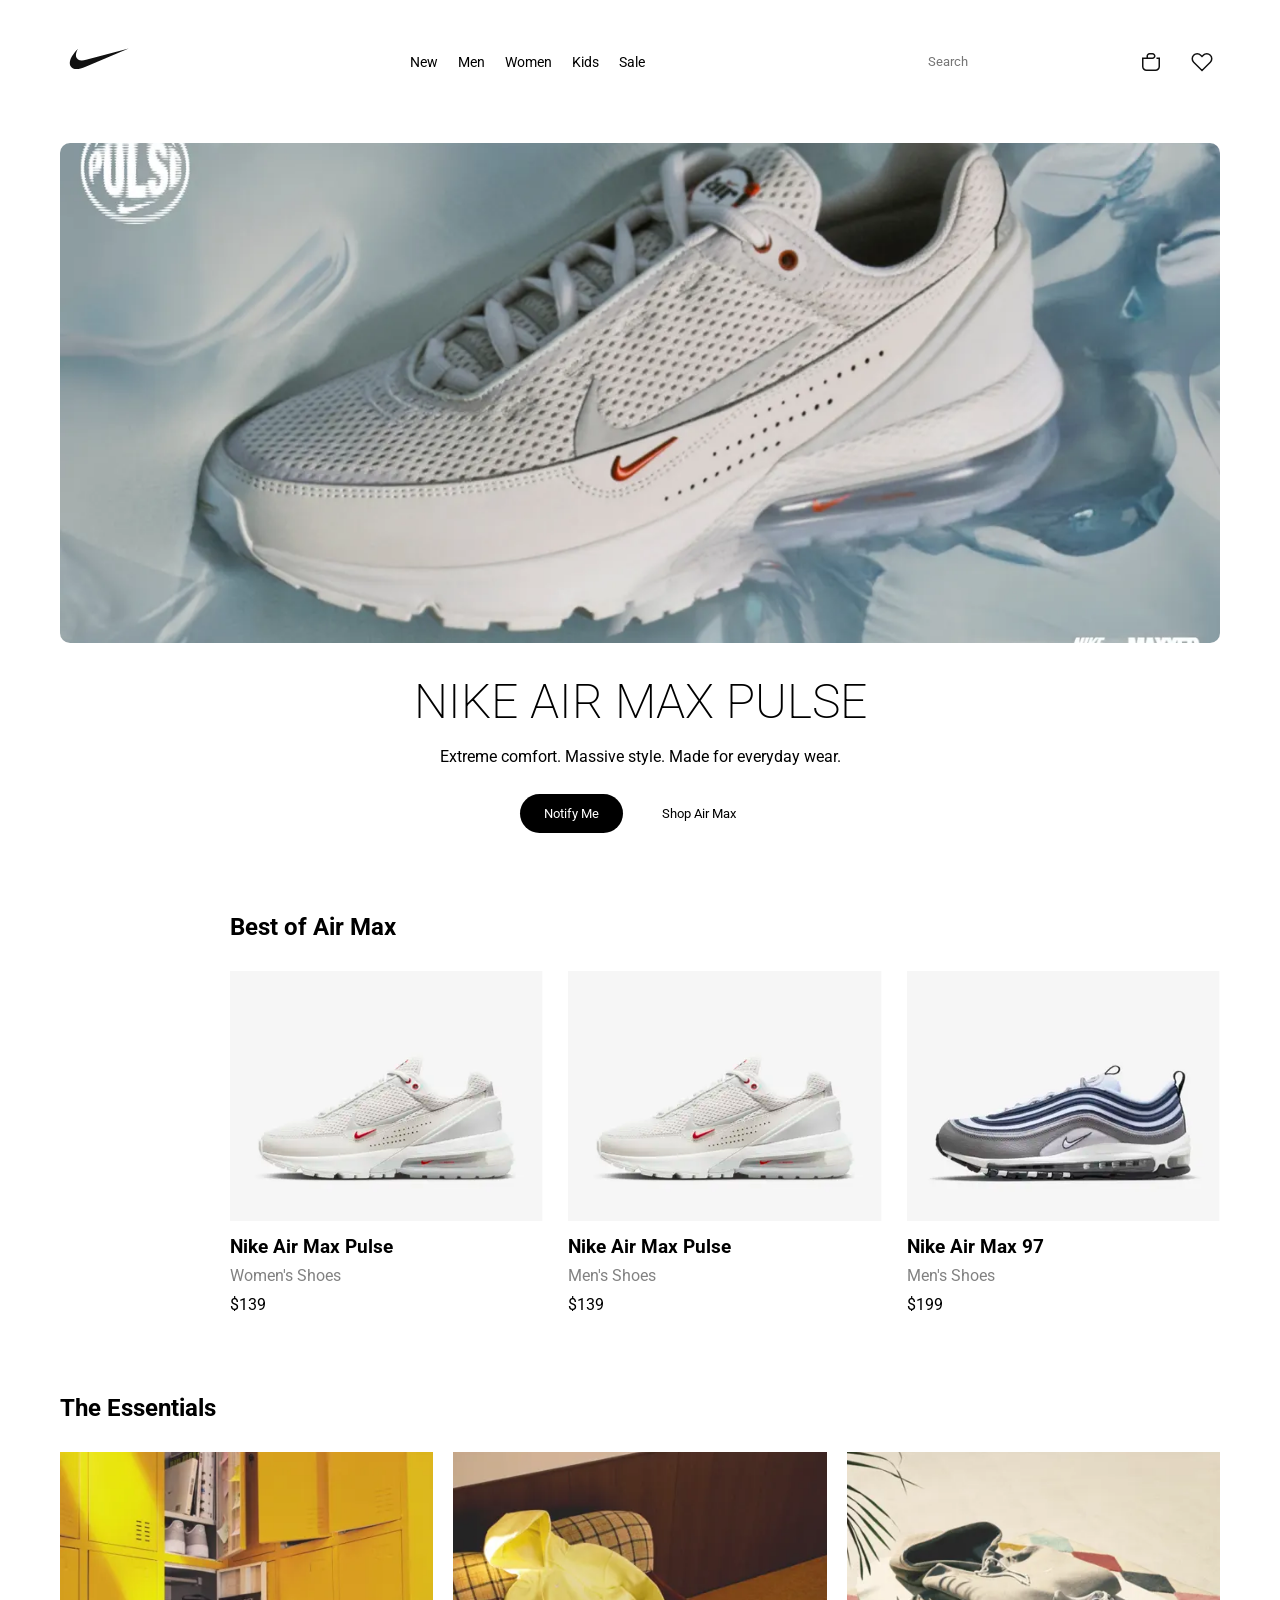
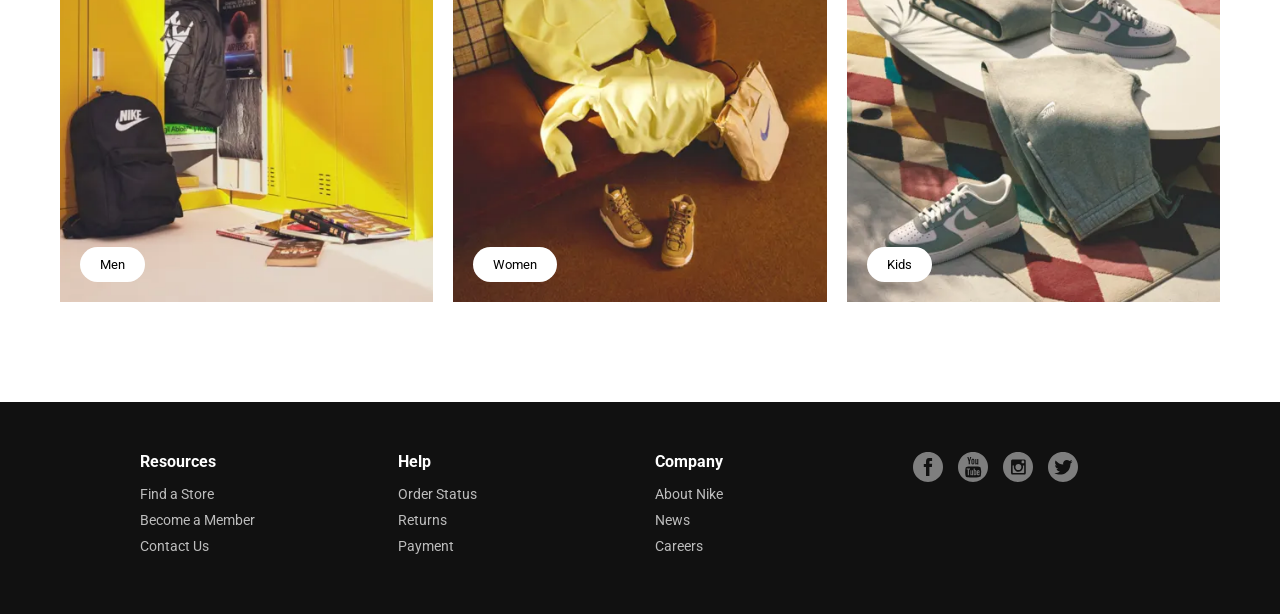
<file: task9/index.html>
<!DOCTYPE html>
<html lang="en">
<head>
    <meta charset="UTF-8">
    <meta name="viewport" content="width=device-width, initial-scale=1.0">
    <title>Document</title>
    <link rel="stylesheet" href="style.css">
</head>
<body>
    
    <header>

        <div class="logo">
            <img src="img/Nike.svg" alt="Nike">
        </div>

        <nav>
            <ul>
                <li><a href="2page.html">New</a></li>
                <li><a href="#">Men</a></li>
                <li><a href="#">Women</a></li>
                <li><a href="#">Kids</a></li>
                <li><a href="3page.html">Sale</a></li>
            </ul>
        </nav>

        <div class="icons">

            <input type="text" placeholder="Search">

            <img src="img/Auto Layout Horizontal-1.svg" alt="">
            <img src="img/Auto Layout Horizontal.svg" alt="">
        </div>

    </header>

    <main>

        <section class="hero">

        <div class="hero-img">
            <img src="img/Image.png" alt="">
        </div>

        <h1>NIKE AIR MAX PULSE</h1>

        <p>
        Extreme comfort. Massive style.
        Made for everyday wear.
        </p>

        <div class="buttons">

        <button>Notify Me</button>

        <button>Shop Air Max</button>

        </div>

        </section>


        <section class="products">

        <h2>Best of Air Max</h2>

        <div class="cards">

        <div class="card">

        <div class="img">
            <img src="img/Image1.png" alt="">
        </div>

        <h3>Nike Air Max Pulse</h3>

        <p>Women's Shoes</p>

        <span>$139</span>

        </div>

        <div class="card">

        <div class="img">
            <img src="img/Image1.png" alt="">
        </div>

        <h3>Nike Air Max Pulse</h3>

        <p>Men's Shoes</p>

        <span>$139</span>

        </div>

        <div class="card">

        <div class="img">
            <img src="img/Image2.png" alt="">
        </div>

        <h3>Nike Air Max 97</h3>

        <p>Men's Shoes</p>

        <span>$199</span>

        </div>

        </div>

        </section>


        <section class="essential">

        <h2>The Essentials</h2>

        <div class="gallery">

        <div class="box">

        <div class="photo">
            <img src="img/Image5.png" alt="">
        </div>

        <button>Men</button>

        </div>

        <div class="box">

        <div class="photo">
            <img src="img/Image4.png" alt="">
        </div>

        <button>Women</button>

        </div>

        <div class="box">

        <div class="photo">
            <img src="img/Image3.png" alt="">
        </div>

        <button>Kids</button>

        </div>

        </div>

        </section>

    </main>


    <footer>

        <div class="footer-container">

        <div>

        <h4>Resources</h4>

        <p>Find a Store</p>
        <p>Become a Member</p>
        <p>Contact Us</p>

        </div>

        <div>

        <h4>Help</h4>

        <p>Order Status</p>
        <p>Returns</p>
        <p>Payment</p>

        </div>

        <div>

        <h4>Company</h4>

        <p>About Nike</p>
        <p>News</p>
        <p>Careers</p>

        </div>

        <div class="social">

        <img src="img/Frame-1.svg" alt="">
        <img src="img/Frame-2.svg" alt="">
        <img src="img/Frame-3.svg" alt="">
        <img src="img/Frame.svg" alt="">

        </div>

        </div>
        
    </footer>

</body>
</html>
</file>
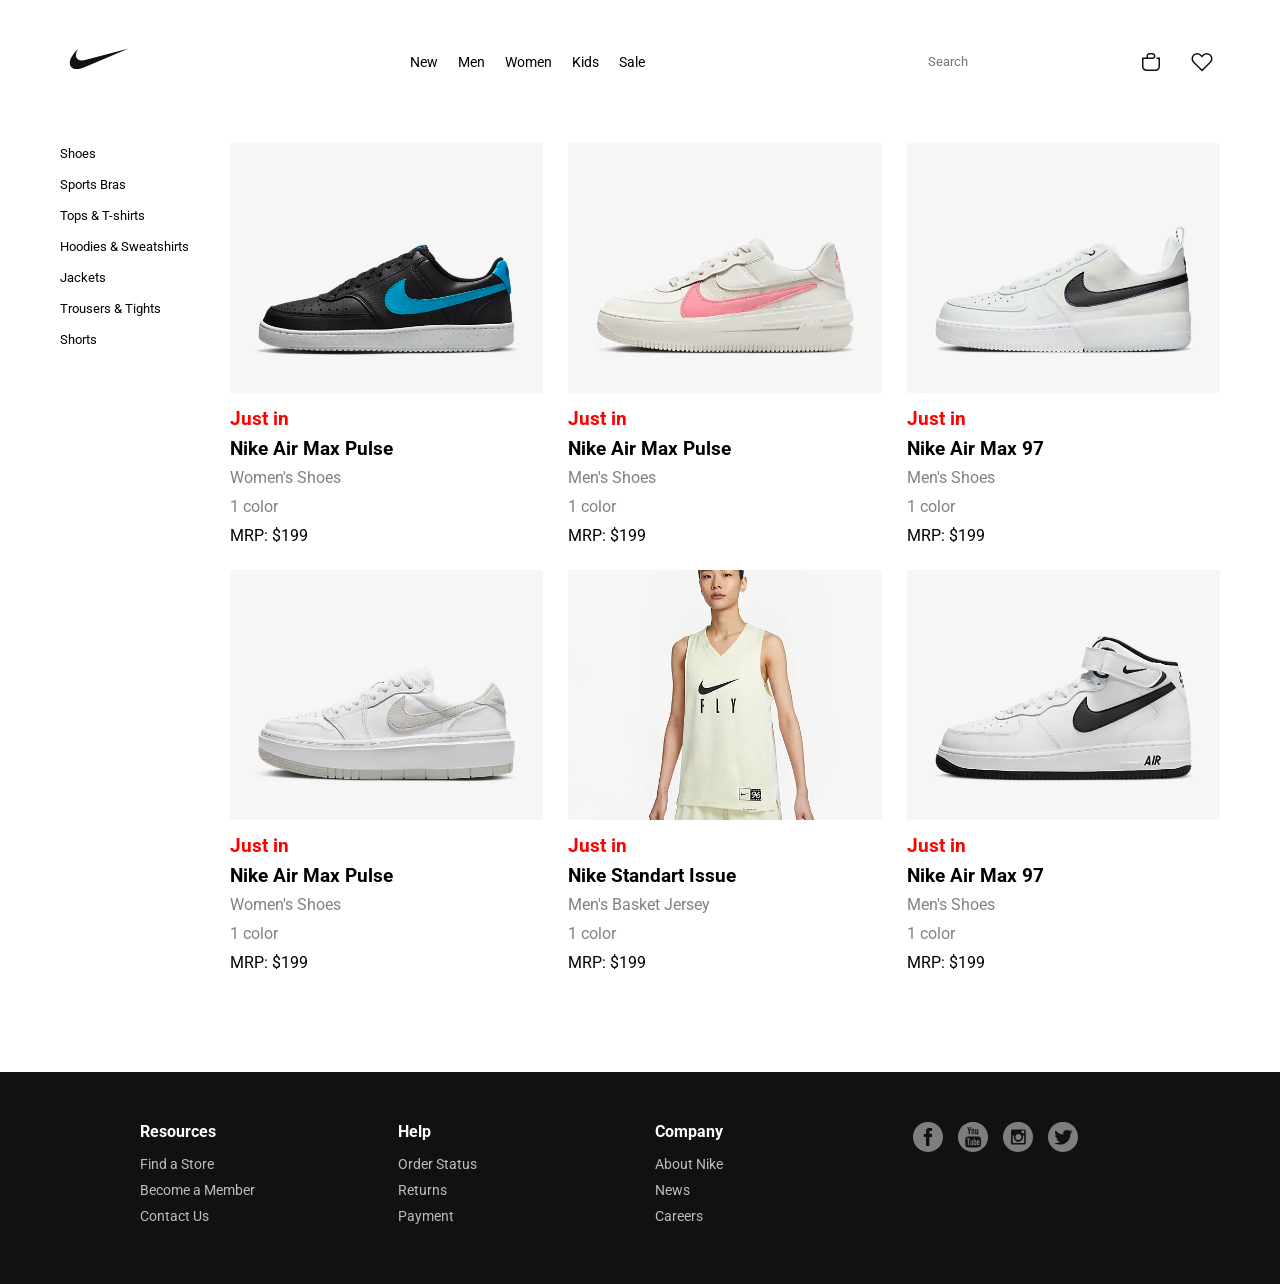
<file: task9/2page.html>
<!DOCTYPE html>
<html lang="en">
<head>
    <meta charset="UTF-8">
    <meta name="viewport" content="width=device-width, initial-scale=1.0">
    <title>Document</title>
    <link rel="stylesheet" href="style.css">
</head>
<body>
    
    <header>

        <div class="logo">
            <a href="index.html">
                <img src="img/Nike.svg" alt="Nike">
            </a>
        </div>

        <nav>
            <ul>
                <li><a href="#">New</a></li>
                <li><a href="#">Men</a></li>
                <li><a href="#">Women</a></li>
                <li><a href="#">Kids</a></li>
                <li><a href="3page.html">Sale</a></li>
            </ul>
        </nav>

        <div class="icons">

            <input type="text" placeholder="Search">

            <img src="img/Auto Layout Horizontal-1.svg" alt="">
            <img src="img/Auto Layout Horizontal.svg" alt="">
        </div>

    </header>

    <main>

        <nav>
            <ul>
                <li><a href="#">Shoes</a></li>
                <li><a href="#">Sports Bras</a></li>
                <li><a href="#">Tops & T-shirts</a></li>
                <li><a href="#">Hoodies & Sweatshirts</a></li>
                <li><a href="#">Jackets</a></li>
                <li><a href="#">Trousers & Tights</a></li>
                <li><a href="#">Shorts</a></li>
            </ul>
        </nav>


        <section class="products">

        <div class="cards">

        <div class="card">

        <div class="img">
            <img src="img/Rectangle-1.svg" alt="">
        </div>

        <h3 class="red">Just in</h3>

        <h3>Nike Air Max Pulse</h3>

        <p>Women's Shoes</p>

        <p>1 color</p>

        <span>MRP: $199</span>

        </div>

        <div class="card">

        <div class="img">
            <img src="img/Rectangle-2.svg" alt="">
        </div>

        <h3 class="red">Just in</h3>

        <h3>Nike Air Max Pulse</h3>

        <p>Men's Shoes</p>

        <p>1 color</p>

        <span>MRP: $199</span>

        </div>

        <div class="card">

        <div class="img">
            <img src="img/Rectangle-3.svg" alt="">
        </div>

        <h3 class="red">Just in</h3>

        <h3>Nike Air Max 97</h3>

        <p>Men's Shoes</p>

        <p>1 color</p>

        <span>MRP: $199</span>

        </div>

        <div class="card">

        <div class="img">
            <img src="img/Rectangle-4.svg" alt="">
        </div>

        <h3 class="red">Just in</h3>

        <h3>Nike Air Max Pulse</h3>

        <p>Women's Shoes</p>

        <p>1 color</p>

        <span>MRP: $199</span>

        </div>

        <div class="card">

        <div class="img">
            <img src="img/Rectangle-5.svg" alt="">
        </div>

        <h3 class="red">Just in</h3>

        <h3>Nike Standart Issue</h3>

        <p>Men's Basket Jersey</p>

        <p>1 color</p>

        <span>MRP: $199</span>

        </div>

        <div class="card">

        <div class="img">
            <img src="img/Rectangle.svg" alt="">
        </div>

        <h3 class="red">Just in</h3>

        <h3>Nike Air Max 97</h3>

        <p>Men's Shoes</p>

        <p>1 color</p>

        <span>MRP: $199</span>

        </div>

        </div>

        </section>

    </main>


    <footer>

        <div class="footer-container">

        <div>

        <h4>Resources</h4>

        <p>Find a Store</p>
        <p>Become a Member</p>
        <p>Contact Us</p>

        </div>

        <div>

        <h4>Help</h4>

        <p>Order Status</p>
        <p>Returns</p>
        <p>Payment</p>

        </div>

        <div>

        <h4>Company</h4>

        <p>About Nike</p>
        <p>News</p>
        <p>Careers</p>

        </div>

        <div class="social">

        <img src="img/Frame-1.svg" alt="">
        <img src="img/Frame-2.svg" alt="">
        <img src="img/Frame-3.svg" alt="">
        <img src="img/Frame.svg" alt="">

        </div>

        </div>
        
    </footer>

</body>
</html>
</file>
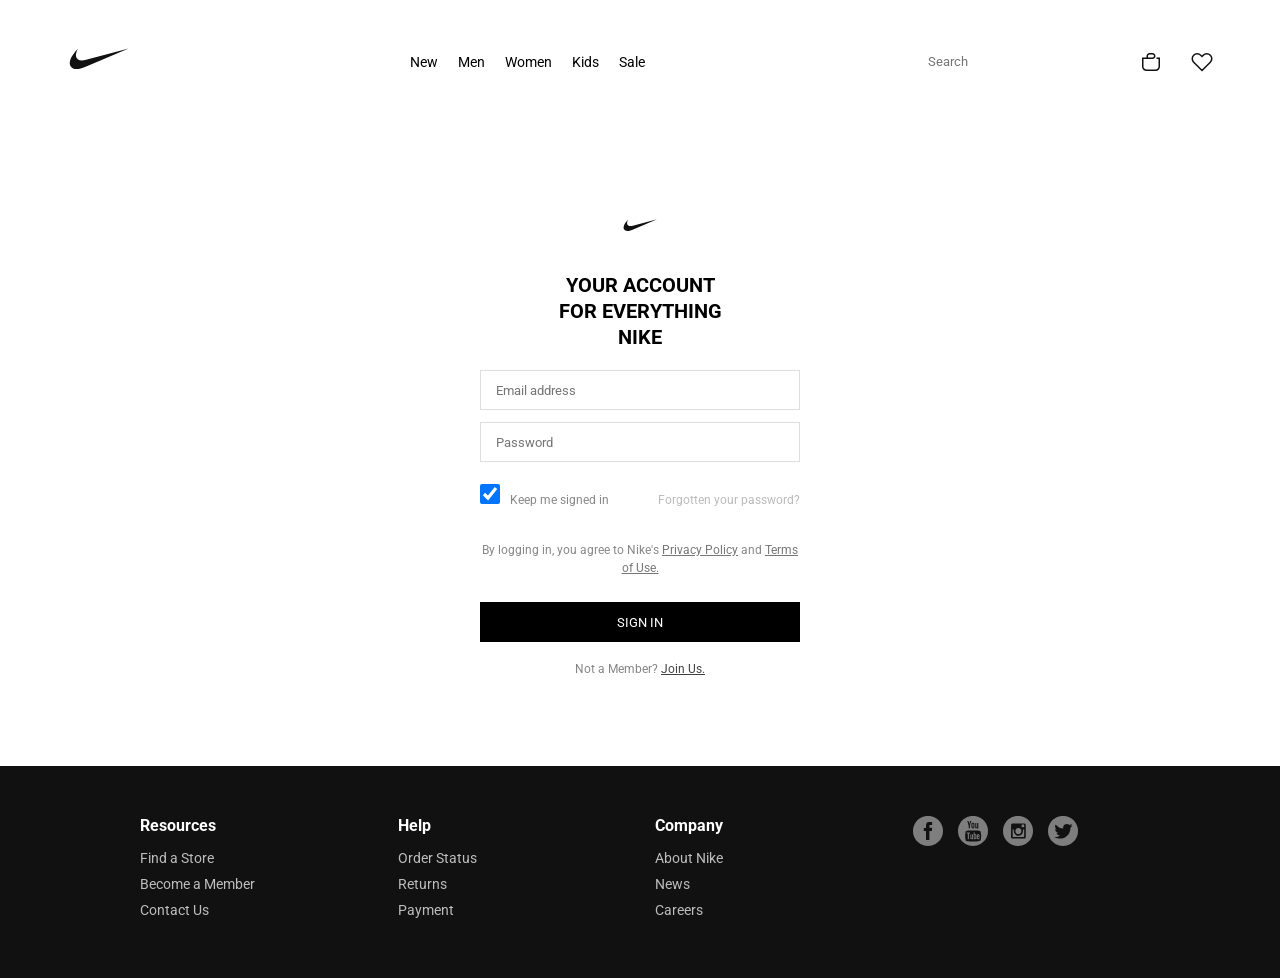
<file: task9/3page.html>
<!DOCTYPE html>
<html lang="en">
<head>
    <meta charset="UTF-8">
    <meta name="viewport" content="width=device-width, initial-scale=1.0">
    <title>Document</title>
    <link rel="stylesheet" href="style.css">
</head>
<body>
    
    <header>

        <div class="logo">
            <a href="index.html">
                <img src="img/Nike.svg" alt="Nike">
            </a>
        </div>

        <nav>
            <ul>
                <li><a href="2page.html">New</a></li>
                <li><a href="#">Men</a></li>
                <li><a href="#">Women</a></li>
                <li><a href="#">Kids</a></li>
                <li><a href="#">Sale</a></li>
            </ul>
        </nav>

        <div class="icons">

            <input type="text" placeholder="Search">

            <img src="img/Auto Layout Horizontal-1.svg" alt="">
            <img src="img/Auto Layout Horizontal.svg" alt="">
        </div>

    </header>

    <main>

        <section class="login">

            <img src="img/Nike.svg" alt="Nike">

            <h1>YOUR ACCOUNT<br>
                FOR EVERYTHING<br>
                NIKE</h1>

            <input type="text" placeholder="Email address" required>

            <input type="password" placeholder="Password" required>

            <div class="login-options">

                <label>
                    <input type="checkbox" checked>
                    Keep me signed in
                </label>

                <a href="#">Forgotten your password?</a>

            </div>

            <p class="terms">
                By logging in, you agree to Nike's
                <a href="#">Privacy Policy</a> and
                <a href="#">Terms of Use.</a>
            </p>

            <button>SIGN IN</button>

            <p class="join">
                Not a Member? <a href="#">Join Us.</a>
            </p>

        </section>

    </main>


    <footer>

        <div class="footer-container">

        <div>

        <h4>Resources</h4>

        <p>Find a Store</p>
        <p>Become a Member</p>
        <p>Contact Us</p>

        </div>

        <div>

        <h4>Help</h4>

        <p>Order Status</p>
        <p>Returns</p>
        <p>Payment</p>

        </div>

        <div>

        <h4>Company</h4>

        <p>About Nike</p>
        <p>News</p>
        <p>Careers</p>

        </div>

        <div class="social">

        <img src="img/Frame-1.svg" alt="">
        <img src="img/Frame-2.svg" alt="">
        <img src="img/Frame-3.svg" alt="">
        <img src="img/Frame.svg" alt="">

        </div>

        </div>
        
    </footer>

</body>
</html>
</file>
<file: task9/style.css>
@import url('https://fonts.googleapis.com/css2?family=Inter:ital,opsz,wght@0,14..32,100..900;1,14..32,100..900&family=Roboto:ital,wght@0,100..900;1,100..900&display=swap');
*{
    margin: 0;
    padding: 0;
    box-sizing: border-box;
    font-family: "Roboto", Helvetica, sans-serif;
}

body{
    background: #fff;
    color: #000000;
}

header{
    max-width: 1200px;
    margin: 0 auto;
    padding: 20px;

    display: flex;
    align-items: center;
    flex-direction: column;
    gap: 20px;
}

.logo h2{
    font-size: 28px;
}

nav ul{ 
    display: flex; 
    gap: 20px; 
    list-style: none; 
}

nav a{
    text-decoration: none;
    color: rgb(0, 0, 0);
    font-size: 14px;
}

.icons{
    display: flex;
    align-items: center;
    gap: 15px;
}

.icons input{
    padding: 8px 12px;
    border: 1px solid #ffffff;
    border-radius: 20px;
}

main{
    max-width: 1200px;
    margin: auto;
    padding: 20px;
    overflow: hidden;
}

.hero{
    text-align: center;
    margin-bottom: 80px;
}

.hero-img{
    width: 100%;
    height: 220px;

    background: #ffffff;

    border-radius: 10px;
    margin-bottom: 30px;
}

.hero h1{
    font-size: 28px;
    margin-bottom: 15px;
    font-weight: 200;
}

.hero p{
    max-width: 500px;
    margin: auto;
    line-height: 1.5;
    margin-bottom: 25px;
}

.buttons{
    display: flex;
    flex-direction: column;
    justify-content: center;
    gap: 15px;
}

.buttons button{
    padding: 12px 24px;
    border: none;
    border-radius: 30px;
}

.buttons button:first-child{
    background: rgb(0, 0, 0);
    color: rgb(255, 255, 255);
}

.buttons button:last-child{
    background: #ffffff;
}

main nav{
    width: 150px;
    float: none;
    margin: 0;
    padding: 0;
}

main nav ul{
    display: flex;
    flex-direction: column;
    gap: 12px;
    list-style: none;
}

main nav a{
    color: #000000;
    text-decoration: none;
    font-size: 13px;
    font-weight: 400;
}

.products{
    margin-bottom: 80px;
}

.products h2{
    margin-bottom: 30px;
}

.cards{
    display: grid;
    grid-template-columns: 1fr;
    gap: 25px;
}

.card{
    background: rgb(255, 255, 255);
}

.img{
    height: 250px;
    background: #ffffff;
    margin-bottom: 15px;
}

.card h3{
    margin-bottom: 8px;
}

.red{
    color: rgb(255, 0, 0);
}

.card p{
    color: rgb(129, 129, 129);
    margin-bottom: 10px;
}

.essential{
    margin-bottom: 80px;
}

.essential h2{
    margin-bottom: 30px;
}

.gallery{
    display: grid;
    grid-template-columns: 1fr;
    gap: 20px;
}

.box{
    position: relative;
}

.photo{
    height: 300px;
    background: #ddd;
}

.hero-img img,
.img img,
.photo img{
    width: 100%;
    height: 100%;
    object-fit: cover;
    display: block;
    border-radius: inherit;
}

.box button{
    position: absolute;
    bottom: 20px;
    left: 20px;

    padding: 10px 20px;

    border: none;
    border-radius: 20px;

    background: white;
}

footer{
    background: #111;
    color: white;

    padding: 50px 20px;

    display: flex;
    justify-content: center;
}

.footer-container {
    width: 100%;
    max-width: 1000px;

    display: grid;
    grid-template-columns: repeat(4, 1fr);
    gap: 30px;
}

footer h4{
    margin-bottom: 15px;
}

footer p{
    color: #bdbdbd;
    margin-bottom: 10px;
    font-size: 14px;
}

.social{
    display: flex;
    gap: 15px;
    align-items: flex-start;
    font-size: 20px;
}

.social span{
    font-size: 24px;
}

.login{
    width: 320px;
    margin: 60px auto 70px;
    text-align: center;
}

.login img{
    width: 45px;
    margin-bottom: 20px;
}

.login h1{
    font-size: 20px;
    line-height: 1.3;
    margin-bottom: 20px;
}

.login input{
    width: 100%;
    height: 40px;
    margin-bottom: 12px;
    padding: 10px 15px;
    border: 1px solid #ddd;
}

.login-options{
    display: flex;
    justify-content: space-between;
    align-items: center;
    margin-top: 10px;
    margin-bottom: 25px;
    font-size: 12px;
    color: #888;
}

.login-options label{
    display: flex;
    align-items: center;
    gap: 10px;
}

.login-options input{
    width: 20px;
    height: 20px;
}

.login-options a{
    color: #bbb;
    text-decoration: none;
}

.terms{
    color: #888;
    font-size: 12px;
    line-height: 1.5;
    margin-bottom: 25px;
}

.terms a{
    color: #777;
}

.login button{
    width: 100%;
    height: 40px;
    border: none;
    background: rgb(0, 0, 0);
    color: rgb(255, 255, 255);
    margin-bottom: 20px;
}

.join{
    font-size: 12px;
    color: #858585;
}

.join a{
    color: #414141;
}

@media (min-width: 481px) {

    header{
        flex-wrap: wrap;
    }

    nav{
        width: 100%;
        justify-content: center;
    }

    .hero-img{
        height: 350px;
    }

    .hero h1{
        font-size: 36px;
    }

    .cards{
        grid-template-columns: repeat(2, 1fr);
    }

    .gallery{
        grid-template-columns: repeat(2, 1fr);
    }

    footer{
        grid-template-columns: repeat(2, 1fr);
    }

}

@media (min-width: 769px) {

    header{
        flex-wrap: nowrap;
        flex-direction: row;
        justify-content: space-between;
    }

    nav{
        width: auto;
        justify-content: flex-start;
        flex-wrap: nowrap;
        gap: 20px;
    }
    
    main nav{
        float: left;
    }

    .products {
        margin-left: 170px;
    }

    .icons{
        width: auto;
        justify-content: flex-start;
    }

    .icons input{
        width: auto;
    }

    .hero-img{
        height: 500px;
    }

    .hero h1{
        font-size: 48px;
    }

    .buttons{
        flex-direction: row;
    }

    .cards{
        grid-template-columns: repeat(3, 1fr);
    }

    .gallery{
        grid-template-columns: repeat(3, 1fr);
    }

    .photo{
        height: 450px;
    }

    footer{
        grid-template-columns: repeat(4, 1fr);
        text-align: left;
    }

    .social{
        justify-content: flex-start;
    }

}
</file>
